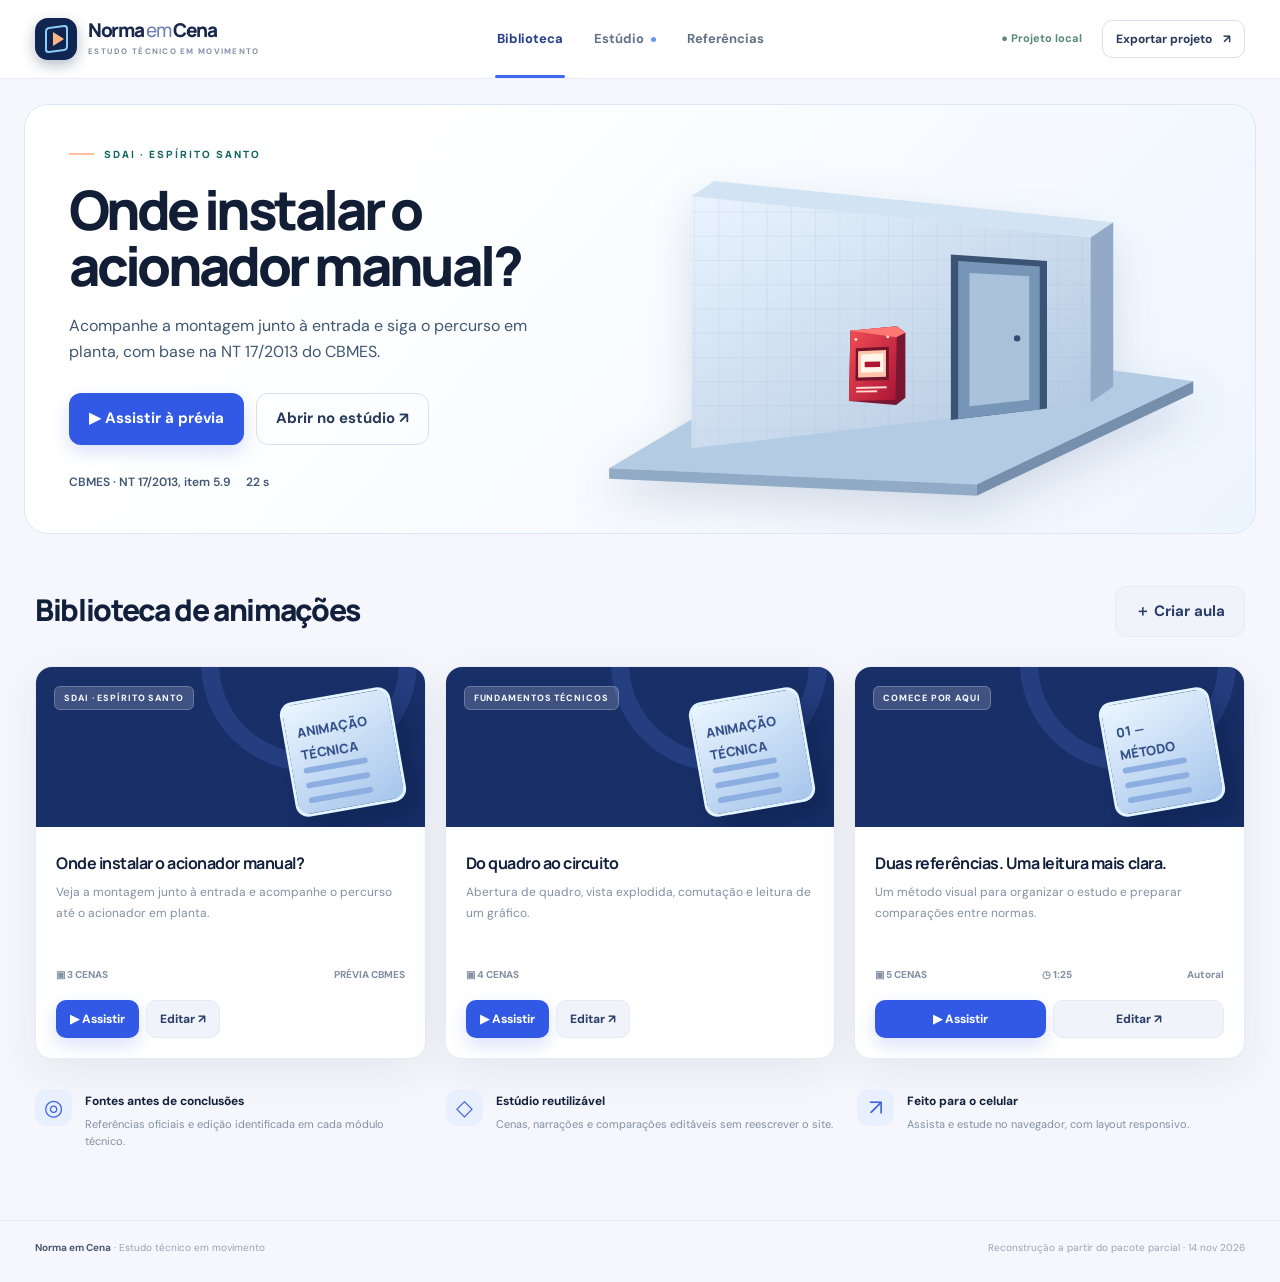
<file: index.html>
<!doctype html>
<html lang="pt-BR">
<head>
  <meta charset="UTF-8" />
  <meta name="viewport" content="width=device-width,initial-scale=1,viewport-fit=cover" />
  <meta name="theme-color" content="#101e3d" />
  <meta name="description" content="Norma em Cena: estudo técnico em movimento, com aulas autorais, comparativos e estúdio de edição." />
  <link rel="icon" type="image/svg+xml" href="./assets/favicon.svg" />
  <link rel="stylesheet" href="./styles.css?v=sdai-vista" />
  <title>Norma em Cena — Estudo técnico em movimento</title>
</head>
<body>
  <div id="app">
    <header class="topbar">
      <a class="brand" href="#biblioteca" aria-label="Norma em Cena — início"><span class="brand-mark"><span></span></span><span class="brand-words">Norma <em>em</em> Cena<small>ESTUDO TÉCNICO EM MOVIMENTO</small></span></a>
      <nav class="primary-nav" aria-label="Navegação"><button type="button" class="nav-link is-active" data-nav="biblioteca">Biblioteca</button><a class="nav-link" href="./studio.html">Estúdio <span class="nav-dot"></span></a><button type="button" class="nav-link" data-nav="fontes">Referências</button></nav>
      <div class="head-actions"><span class="save-status" id="save-status">● Projeto local</span><button class="button button--small button--outline" id="export-header" type="button">Exportar projeto <span aria-hidden="true">↗</span></button></div>
    </header>
    <main>
      <section class="page page--library" id="biblioteca" data-page="biblioteca">
        <section class="hero hero--episodio">
          <div class="hero-copy">
            <div class="eyebrow"><span class="eyebrow-line"></span> SDAI · ESPÍRITO SANTO</div>
            <h1>Onde instalar o acionador manual?</h1>
            <p>Acompanhe a montagem junto à entrada e siga o percurso em planta, com base na NT 17/2013 do CBMES.</p>
            <div class="hero-buttons">
              <a class="button button--primary" href="./studio.html?assistir=sdai-es-previa-cbmes">▶ Assistir à prévia</a>
              <a class="button button--outline" href="./studio.html?aula=sdai-es-previa-cbmes">Abrir no estúdio ↗</a>
            </div>
            <div class="hero-foot"><span>CBMES · NT 17/2013, item 5.9</span><span>22 s</span></div>
          </div>
          <figure class="hero-figure">
            <img src="./assets/sdai-acionador.svg" alt="Acionador manual vermelho instalado junto à porta em uma vista em perspectiva" width="760" height="446" />
          </figure>
        </section>
        <section class="content-wrap"><div class="section-heading"><div><h2>Biblioteca de animações</h2></div><button class="button button--subtle" id="new-lesson-library">＋ Criar aula</button></div><div id="lesson-grid" class="lesson-grid"></div><div class="insight-row"><div class="insight-card"><span class="insight-icon">◎</span><div><strong>Fontes antes de conclusões</strong><p>Referências oficiais e edição identificada em cada módulo técnico.</p></div></div><div class="insight-card"><span class="insight-icon">◇</span><div><strong>Estúdio reutilizável</strong><p>Cenas, narrações e comparações editáveis sem reescrever o site.</p></div></div><div class="insight-card"><span class="insight-icon">↗</span><div><strong>Feito para o celular</strong><p>Assista e estude no navegador, com layout responsivo.</p></div></div></div></section>
      </section>
      <section class="page page--studio hidden" data-page="studio" id="studio"><div class="studio-shell"><div class="studio-intro"><div><span class="section-kicker">ESTÚDIO DE CRIAÇÃO</span><h2>Seu conteúdo. Sua direção.</h2><p>Edite cenas, personalize movimentos e reveja cada etapa.</p></div><div class="studio-controls"><button class="button button--subtle" id="import-btn">↥ Importar</button><button class="button button--primary" id="export-btn">↧ Salvar cópia (.json)</button></div></div>
       <div class="studio-topbar"><label for="lesson-select" class="field-label">AULA EM EDIÇÃO</label><select id="lesson-select" aria-label="Escolher aula"></select><span class="status-chip" id="status-chip">Autoral</span><div class="studio-top-spacer"></div><button id="add-scene" class="text-action">＋ Nova cena</button></div>
       <div class="studio-layout"><aside class="scene-sidebar"><div class="panel-head"><h3>Cenas</h3><span id="scene-total">05</span></div><div id="scene-list" class="scene-list"></div><div class="scene-sidebar-foot"><span>↕</span><span>Selecione uma cena para editar. Use as setas para reorganizar.</span></div></aside>
       <section class="preview-panel"><div class="panel-head"><h3>Pré-visualização</h3><div class="preview-flags"><span class="pulsing-dot"></span><span>ANIMAÇÃO VETORIAL</span></div></div><div class="video-stage" id="player-stage" aria-label="Cena animada"></div><div class="player-controls"><button class="player-btn" id="prev-scene" title="Cena anterior" aria-label="Cena anterior">⏮</button><button class="player-btn player-btn--play" id="play-toggle" aria-label="Reproduzir">▶</button><button class="player-btn" id="next-scene" title="Próxima cena" aria-label="Próxima cena">⏭</button><span class="time-code" id="time-code">0:00 / 0:00</span><div class="timeline-wrap"><input type="range" class="timeline" id="timeline" min="0" max="1" step="0.05" value="0" aria-label="Linha do tempo da aula"/><div class="cue-dots" id="cue-dots" aria-hidden="true"></div></div><button class="voice-btn" id="narrate-toggle" aria-label="Ler narração"><span>♪</span><span>Narração</span></button></div><div class="preview-foot"><span>Personagens ilustrados e animação de demonstração</span><span id="preview-foot-scene">Cena 1</span></div></section>
       <aside class="editor-panel"><div class="panel-head"><h3>Propriedades</h3><span>EDITÁVEL</span></div><div class="editor-scroll" id="editor-fields"></div><div class="editor-actions"><button class="button button--subtle button--small" id="duplicate-scene">⧉ Duplicar</button><button class="button button--danger button--small" id="remove-scene">Excluir cena</button></div></aside></div>
       <div class="studio-bottom"><div class="bottom-card"><span class="bottom-icon">▤</span><div><strong>Revisão técnica</strong><p>Uma cena editável não equivale a um requisito normativo validado. Anexe edição e seção na referência.</p></div></div><div class="bottom-card"><span class="bottom-icon">▣</span><div><strong>Cópias de segurança</strong><p>As alterações ficam neste navegador. Exporte seu JSON para preservar e transferir o trabalho.</p></div></div><div class="bottom-card"><span class="bottom-icon">◉</span><div><strong>Exportação de vídeo</strong><p>MP4/WebM com áudio ainda não foi implementado. Não há botão fictício de exportação.</p></div></div></div>
       </div></section>
      <section class="page page--references hidden" data-page="fontes" id="fontes"><div class="references-wrap"><div class="refs-hero"><span class="section-kicker">RIGOR TÉCNICO</span><h2>Fonte primária, sempre.</h2><p>Os conteúdos normativos ainda aguardam consulta efetiva às edições oficiais. O projeto não presume requisitos não verificados.</p></div><div class="refs-grid"><article class="ref-card"><span class="ref-index">01 / REFERÊNCIA</span><h3>NFPA</h3><p>Consulta às normas disponibilizadas pela NFPA, conforme a modalidade de acesso do usuário.</p><a href="https://www.nfpa.org/" target="_blank" rel="noopener">Abrir site oficial ↗</a><span class="ref-warning">Nenhuma edição validada neste projeto</span></article><article class="ref-card"><span class="ref-index">02 / REFERÊNCIA</span><h3>ABNT NBR</h3><p>Consulta às normas por meio de acesso pessoal autorizado, incluindo convênio Confea/Crea quando disponível.</p><a href="https://www.abntcatalogo.com.br/" target="_blank" rel="noopener">Abrir catálogo oficial ↗</a><span class="ref-warning">Nenhuma edição validada neste projeto</span></article></div><div class="methodology"><div class="method-dot">!</div><div><strong>Não publique os textos integrais das normas.</strong><p>Registre número, edição, seção e análise autoral. O conteúdo protegido das plataformas deve permanecer fora do repositório GitHub.</p></div></div></div></section>
    </main>
    <footer class="footer"><span><b>Norma em Cena</b> · Estudo técnico em movimento</span><span>Reconstrução a partir do pacote parcial · 14 nov 2026</span></footer>
    <div id="toast" class="toast" aria-live="polite"></div>
    <input id="file-input" type="file" accept=".json,application/json" hidden />
  </div>
  <script type="module" src="./js/app.js?v=sdai-vista-2"></script>
</body>
</html>
</file>
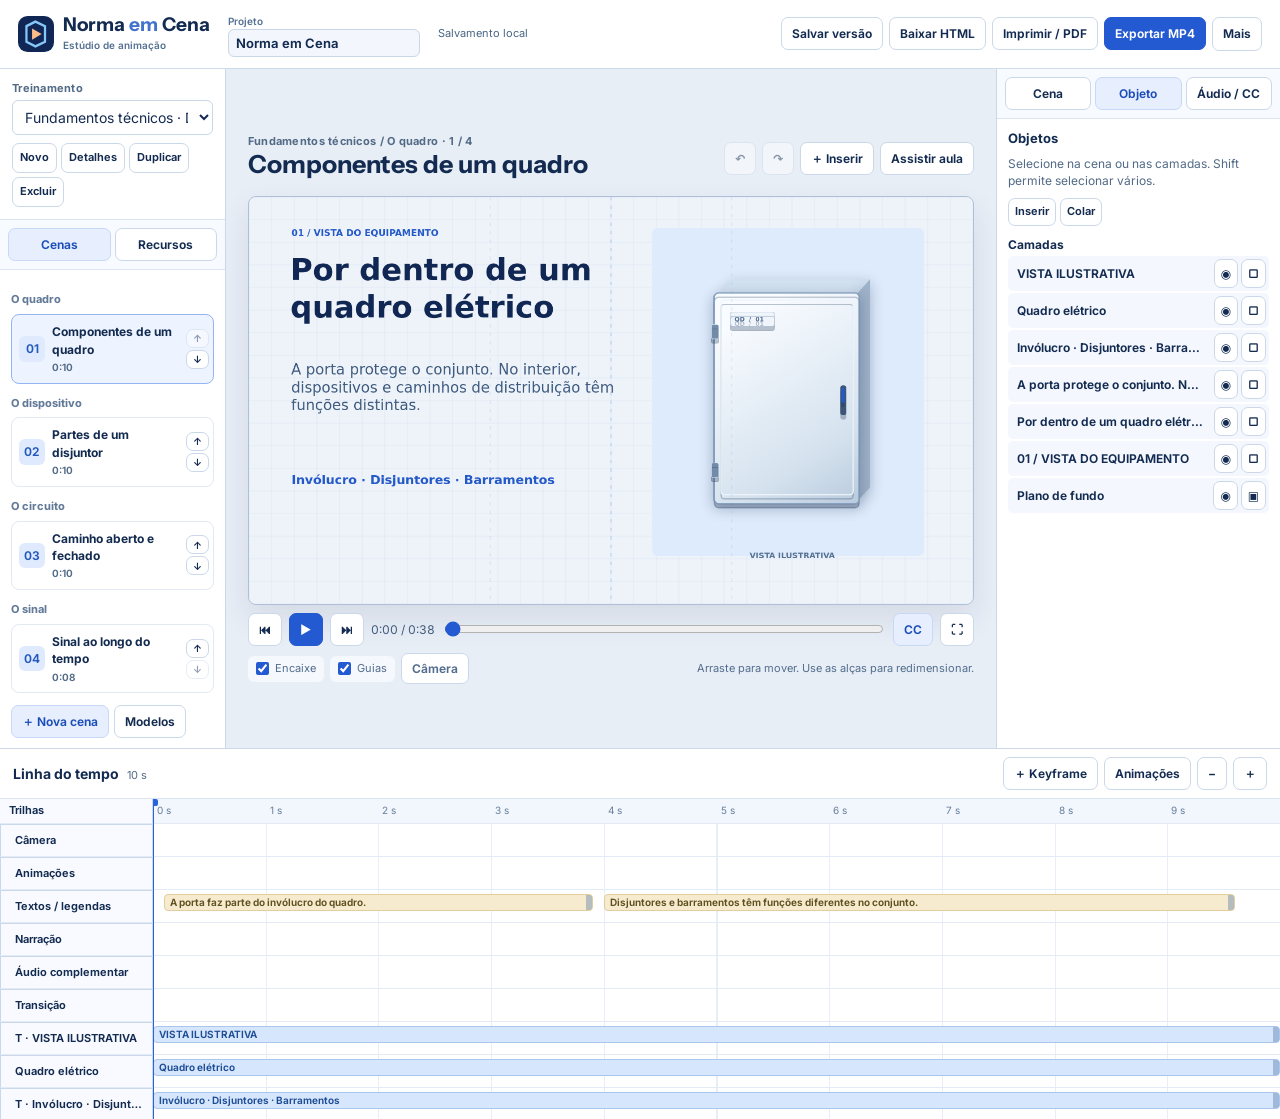
<file: studio.html>
<!doctype html>
<html lang="pt-BR">
<head>
  <meta charset="utf-8">
  <meta name="viewport" content="width=device-width, initial-scale=1, viewport-fit=cover">
  <meta name="theme-color" content="#f1f5fb">
  <title>Estúdio — Norma em Cena</title>
  <link rel="icon" href="./assets/favicon.svg" type="image/svg+xml">
  <link rel="stylesheet" href="./estudio.css">
</head>
<body>
  <header class="masthead">
    <a class="wordmark" href="./index.html"><img src="./assets/favicon.svg" alt=""><span>Norma <i>em</i> Cena<small>Estúdio de animação</small></span></a>
    <label class="project-name"><span>Projeto</span><input id="project-name" maxlength="140" aria-label="Nome do projeto"></label>
    <button id="viewer-close" data-action="edit-mode" hidden>Editar projeto</button>
    <span id="save-state" class="save-state" role="status">Carregando…</span>
    <div class="exports edit-only">
      <button data-action="save" title="Criar versão de recuperação">Salvar versão</button>
      <button data-action="html">Baixar HTML</button>
      <button data-action="print">Imprimir / PDF</button>
      <button class="primary" data-action="mp4">Exportar MP4</button>
      <details class="export-more">
        <summary>Mais</summary>
        <div class="export-pop">
          <button data-action="json">Salvar projeto editável</button>
          <button data-action="import">Importar projeto JSON</button>
          <button data-action="png">Capturar cena PNG</button>
          <button data-action="srt">Exportar legendas SRT</button>
          <button data-action="versions">Histórico de versões</button>
          <button data-action="conversion">Conversão de vídeo</button>
        </div>
      </details>
    </div>
  </header>

  <main id="workspace" class="workspace" aria-busy="true">
    <aside class="shelf edit-only" aria-label="Biblioteca de produção">
      <div class="side-section">
        <label class="control-label" for="lesson-select">Treinamento</label>
        <select id="lesson-select"></select>
        <div class="row wrap minor-actions">
          <button data-action="new-lesson">Novo</button><button data-action="lesson-info">Detalhes</button>
          <button data-action="dup-lesson">Duplicar</button><button data-action="del-lesson">Excluir</button>
        </div>
      </div>
      <div class="side-section library-tabs" role="group" aria-label="Tipo de biblioteca">
        <button data-action="tab" data-value="scenes" aria-pressed="true">Cenas</button>
        <button data-action="tab" data-value="assets" aria-pressed="false">Recursos</button>
      </div>
      <section id="scenes-tab" class="shelf-content" aria-label="Cenas">
        <div id="scenes"></div>
        <div class="shelf-actions">
          <button data-action="new-scene" class="soft">＋ Nova cena</button>
          <button data-action="templates">Modelos</button>
        </div>
      </section>
      <section id="assets-tab" class="shelf-content" aria-label="Recursos" hidden>
        <input type="search" id="asset-search" placeholder="Buscar equipamento, forma…" aria-label="Buscar recursos">
        <div id="assets"></div>
      </section>
    </aside>

    <section class="stage-panel" aria-label="Visualizador">
      <div class="stage-head">
        <div><p id="stage-meta" class="meta"></p><h1 id="stage-title">Estúdio</h1></div>
        <div class="row wrap edit-only">
          <button data-action="undo" title="Desfazer (Ctrl+Z)" aria-label="Desfazer">↶</button>
          <button data-action="redo" title="Refazer (Ctrl+Shift+Z)" aria-label="Refazer">↷</button>
          <button data-action="insert">＋ Inserir</button>
          <button data-action="viewer">Assistir aula</button>
        </div>
      </div>
      <div id="theater" class="theater">
        <div class="canvas-frame"><canvas id="stage" width="1280" height="720" aria-label="Cena para edição visual" tabindex="0"></canvas></div>
        <div class="transport">
          <button data-action="previous" aria-label="Cena anterior" title="Cena anterior">⏮&#xFE0E;</button>
          <button id="play" data-action="play" class="primary" aria-label="Reproduzir" title="Reproduzir (Espaço)">▶&#xFE0E;</button>
          <button data-action="next" aria-label="Próxima cena" title="Próxima cena">⏭&#xFE0E;</button>
          <output id="clock">0:00 / 0:00</output>
          <input id="seek" type="range" min="0" value="0" step=".01" aria-label="Posição da reprodução">
          <button data-action="caption" aria-label="Mostrar legendas" title="Legendas" aria-pressed="true">CC</button>
          <button data-action="fullscreen" title="Tela cheia" aria-label="Tela cheia">⛶</button>
        </div>
      </div>
      <div id="present-scenes" class="present-scenes" hidden></div>
      <div class="canvas-tools edit-only">
        <div class="row wrap">
          <label><input id="snap" type="checkbox" checked> Encaixe</label>
          <label><input id="guides" type="checkbox" checked> Guias</label>
          <button data-action="camera">Câmera</button>
        </div>
        <span id="stage-help">Arraste para mover. Use as alças para redimensionar.</span>
      </div>
    </section>

    <aside class="inspector edit-only" aria-label="Propriedades">
      <div class="inspector-tabs" role="group" aria-label="Tipo de propriedade">
        <button data-action="inspector" data-value="scene" aria-pressed="false">Cena</button>
        <button data-action="inspector" data-value="object" aria-pressed="true">Objeto</button>
        <button data-action="inspector" data-value="sound" aria-pressed="false">Áudio / CC</button>
      </div>
      <div id="properties" class="properties"></div>
    </aside>

    <section class="timeline edit-only" aria-label="Linha do tempo">
      <div class="timeline-bar">
        <div><h2>Linha do tempo</h2><span id="timeline-context"></span></div>
        <div class="row wrap">
          <button data-action="key">＋ Keyframe</button><button data-action="motion">Animações</button>
          <button data-action="zoom-out" aria-label="Afastar linha do tempo">−</button>
          <button data-action="zoom-in" aria-label="Aproximar linha do tempo">＋</button>
        </div>
      </div>
      <div id="timeline-scroll" class="timeline-scroll"><div id="tracks"></div></div>
    </section>
  </main>

  <dialog id="dialog"><div id="dialog-inner"></div></dialog>
  <div id="notice" class="notice" role="status" hidden></div>
  <input id="picker" type="file" hidden>
  <noscript>Ative o JavaScript para usar o estúdio.</noscript>
  <script type="module" src="./js/estudio/editor.js?v=sdai-vista-2"></script>
</body>
</html>
</file>
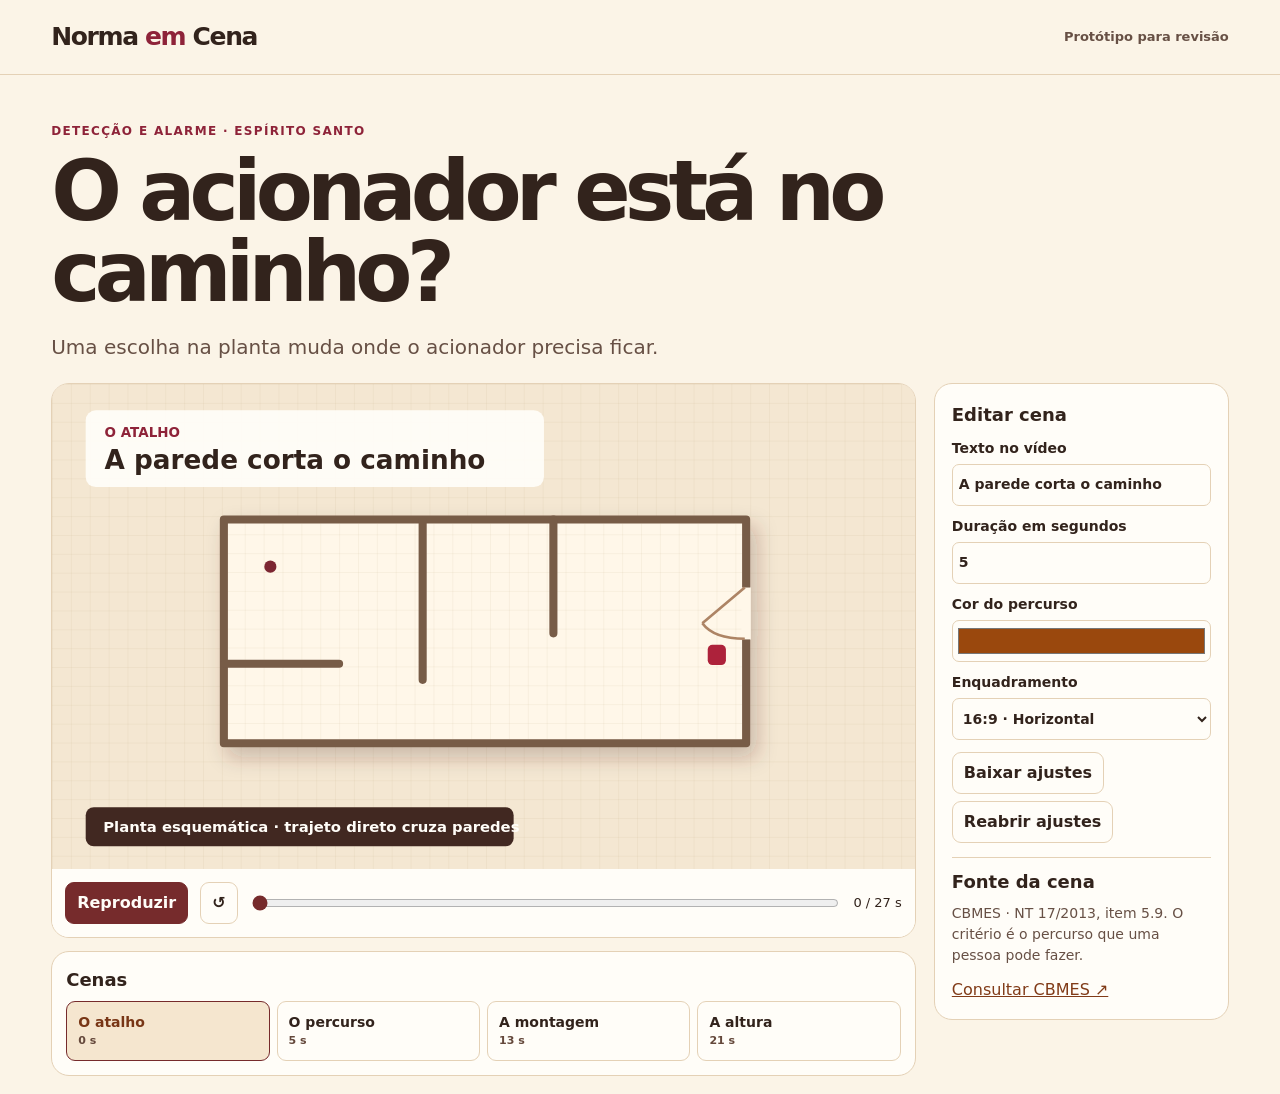
<file: prototipos/Norma_em_Cena_Prototipo.html>
<!doctype html>
<html lang="pt-BR">
<head>
<meta charset="utf-8">
<meta name="viewport" content="width=device-width, initial-scale=1">
<title>Norma em Cena · Protótipo de direção visual</title>
<style>
:root{color-scheme:light;--ink:#32231C;--soft:#675045;--paper:#FBF4E7;--panel:#FFFDF8;--line:#E4D1B6;--red:#8E2339;--action:#762B2C;--route:#9A480D}
*{box-sizing:border-box}body{margin:0;background:var(--paper);color:var(--ink);font:16px/1.5 system-ui,sans-serif}button,input,select{font:inherit}button{cursor:pointer}button:focus-visible,a:focus-visible,input:focus-visible,select:focus-visible{outline:3px solid #A64912;outline-offset:3px}
header,main{max-width:1420px;margin:auto;padding:18px clamp(16px,4vw,56px)}header{display:flex;align-items:center;justify-content:space-between;gap:16px;border-bottom:1px solid var(--line)}.wordmark{font-weight:900;letter-spacing:-.055em;font-size:25px}.wordmark i{font-style:normal;color:var(--red)}.proof{font-size:13px;font-weight:700;color:var(--soft)}
.hero{padding:25px 0 21px;max-width:850px}h1{font-size:clamp(38px,6.5vw,86px);letter-spacing:-.07em;line-height:.98;margin:9px 0 18px}.hero p{font-size:clamp(16px,2vw,20px);color:var(--soft);margin:0}.tag{display:inline-block;font-size:12px;font-weight:900;letter-spacing:.11em;color:var(--red)}
.workspace{display:grid;grid-template-columns:minmax(0,1fr) 295px;align-items:start;gap:18px}.player,.inspector,.timeline{background:var(--panel);border:1px solid var(--line);border-radius:18px;overflow:hidden}
.stage{aspect-ratio:16/9;background:#EDDDC7;position:relative;overflow:hidden}.stage svg{display:block;width:100%;height:100%}.stage.portrait{aspect-ratio:9/16;width:min(100%,40.5vh);margin:auto}.player:has(.portrait){background:#F4E4CC}
.transport{padding:13px;display:flex;align-items:center;gap:12px;background:#FFFDF8}.transport span{font-size:13px;font-variant-numeric:tabular-nums;white-space:nowrap}.transport input{flex:1;min-width:35px;accent-color:var(--action)}
button{border:1px solid var(--line);background:#FFFDF8;color:var(--ink);border-radius:9px;padding:8px 11px;font-weight:700}button.primary{background:var(--action);color:#FFFDF8;border-color:var(--action)}button[aria-pressed=true]{border-color:var(--action);background:#F5E6CF;color:#783616}
.inspector{padding:17px}.inspector h2,.timeline h2{font-size:18px;margin:0 0 8px}.inspector p{font-size:14px;color:var(--soft);margin:0 0 12px}.inspector label{display:grid;gap:5px;font-weight:650;margin:10px 0;font-size:14px}.inspector input,.inspector select{width:100%;min-height:42px;border:1px solid var(--line);border-radius:7px;padding:6px;color:var(--ink);background:#FFFDF8}.inspector input[type=color]{padding:3px}.inspector a{color:#813B18}.inspector .actions{display:flex;flex-wrap:wrap;gap:7px;margin-top:12px}.inspector .source{border-top:1px solid var(--line);padding-top:10px;margin-top:14px}.timeline{padding:14px;margin-top:13px}.beats{display:grid;grid-template-columns:repeat(4,1fr);gap:7px}.beats button{text-align:left;font-size:14px;min-height:60px}.beats small{display:block;font-size:11px;font-variant-numeric:tabular-nums;color:#64483B}
@media(max-width:850px){.workspace{grid-template-columns:1fr}}@media(max-width:480px){.beats{grid-template-columns:repeat(2,1fr)}.transport{gap:6px;padding:9px}.transport button{padding:7px 8px}.proof{font-size:11px}}@media(prefers-reduced-motion:reduce){*{scroll-behavior:auto}}
</style>
</head>
<body>
<header><span class="wordmark">Norma <i>em</i> Cena</span><span class="proof">Protótipo para revisão</span></header>
<main>
  <section class="hero"><span class="tag">DETECÇÃO E ALARME · ESPÍRITO SANTO</span><h1>O acionador está no caminho?</h1><p>Uma escolha na planta muda onde o acionador precisa ficar.</p></section>
  <div class="workspace">
    <div>
      <div class="player">
        <div class="stage" id="stage">
          <svg id="frame" viewBox="0 0 1280 720" role="img" aria-label="Animação esquemática de um acionador manual de incêndio">
            <defs>
              <pattern id="grid" width="28" height="28" patternUnits="userSpaceOnUse"><path d="M0 28V0h28" fill="none" stroke="#AD8F68" opacity=".26"/></pattern>
              <linearGradient id="wall" x2="0" y2="1"><stop stop-color="#FFEDD3"/><stop offset="1" stop-color="#BE9B78"/></linearGradient>
              <linearGradient id="floor"><stop stop-color="#AB8364"/><stop offset="1" stop-color="#DFCAAA"/></linearGradient>
              <filter id="shadow" x="-35%" width="170%" y="-35%" height="170%"><feDropShadow dx="10" dy="15" stdDeviation="15" flood-color="#482C20" flood-opacity=".24"/></filter>
              <g id="plan">
                <path d="M-395-162H380V170H-395Z" fill="#FFF7E9" stroke="#775B47" stroke-width="12" stroke-linejoin="round"/>
                <path d="M-389-156H374V164H-389Z" fill="url(#grid)"/>
                <path d="M-100-160V76m-294-24h170m318-214V7" stroke="#775B47" stroke-width="12" fill="none" stroke-linecap="round"/>
                <path d="M380-61v77" stroke="#FFF7E9" stroke-width="14"/><path d="M378-61l-63 53m63 23q-46 0-63-23" fill="none" stroke="#AD8465" stroke-width="4"/>
                <circle cx="-326" cy="-92" r="9" fill="#7B2631"/>
                <rect x="323" y="24" width="27" height="30" rx="7" fill="#ad223a"/>
              </g>
              <g id="plate">
                <rect x="-103" y="-127" width="206" height="254" rx="26" fill="#432C26"/>
                <rect x="-84" y="-110" width="168" height="220" rx="18" fill="#825A45" stroke="#C09374" stroke-width="4"/>
                <path d="M-51-66H51V67H-51Z" fill="#573D33"/>
                <circle cx="-65" cy="-89" r="8" fill="#F1D9B6"/><circle cx="65" cy="89" r="8" fill="#F1D9B6"/>
              </g>
              <g id="cover">
                <path d="M-91-114h161l35 27v190l-34 25H-91Z" fill="#6f1830"/>
                <rect x="-98" y="-122" width="178" height="241" rx="24" fill="#b6243e" stroke="#ed7171" stroke-width="5"/>
                <path d="M-75-99h131" stroke="#f18b85" stroke-width="4" stroke-linecap="round"/>
                <rect x="-70" y="-67" width="123" height="107" rx="12" fill="#6d1931"/>
                <rect x="-59" y="-55" width="101" height="83" rx="8" fill="#f5d6bd" stroke="#fff1dc" stroke-width="5"/>
                <path d="M-53 16L11-51m0 73l31-39" stroke="#FFFDF8" stroke-width="7" opacity=".42"/>
                <rect x="-38" y="-29" width="60" height="31" rx="5" fill="#bd3044"/>
                <path d="M-56 67H41m-97 16H14" stroke="#f9b5aa" stroke-width="5" stroke-linecap="round"/>
              </g>
            </defs>
            <rect x="-1980" y="-1980" width="5000" height="5000" fill="#F4E7D2"/>
            <rect x="-1980" y="-1980" width="5000" height="5000" fill="url(#grid)"/>
            <g id="planScene">
              <g transform="translate(650 363)">
                <use href="#plan" filter="url(#shadow)"/>
                <path id="shortcut" d="M-326-92L332 41" stroke="#b5263c" stroke-width="9" fill="none" stroke-dasharray="12 13" opacity=".92"/>
                <path id="route" d="M-326-92H-171V118H296V40H328" stroke="#9A480D" stroke-width="11" fill="none" stroke-linejoin="round" stroke-linecap="round" pathLength="100"/>
                <g id="wallHit"><circle cx="-100" cy="-46" r="25" fill="#FFF2D6" stroke="#A72136" stroke-width="5"/><path d="M-109-55l18 18m0-18l-18 18" fill="none" stroke="#A72136" stroke-width="5" stroke-linecap="round"/></g>
                <circle id="traveler" cx="-326" cy="-92" r="12" fill="#F9B12D" stroke="white" stroke-width="4"/>
              </g>
            </g>
            <g id="hardware">
              <path d="M221 510L782 590l388-106-550-78Z" fill="url(#floor)" filter="url(#shadow)"/>
              <path d="M280 157l620 36v289l-620 43Z" fill="url(#wall)" stroke="#A78061" stroke-width="4"/>
              <path d="M280 157l41-26 610 34-31 28Zm620 36l31-28v290l-31 27Z" fill="#C39F76"/>
              <path d="M667 221l149 5v263l-149 14Z" fill="#52392D"/>
              <path d="M679 228l125 7v249l-125 11Z" fill="#E7CDA6"/>
              <path d="M697 241l93 4v229l-93 9Z" fill="#BA9774"/><circle cx="768" cy="373" r="6" fill="#F6E4C4"/>
              <path id="partsGuide" d="M459 323H641" stroke="#9A480D" stroke-width="5" stroke-dasharray="10 8"/>
              <g id="basePart"><use href="#plate" filter="url(#shadow)"/></g>
              <g id="frontPart"><use href="#cover" filter="url(#shadow)"/></g>
              <g id="assemblyNotes" font-family="system-ui,sans-serif" font-size="19" font-weight="750" fill="#633620">
                <path d="M304 404h63l48-53m163 53h69l-16-66" stroke="#925731" stroke-width="3" fill="none"/>
                <text x="303" y="431">Base</text><text x="551" y="431">Tampa frontal</text>
              </g>
              <g id="height"><path d="M388 315V503m-9-182l9-10 9 10m-18 174l9 10 9-10m-33-182h50m-50 192h50" stroke="#844410" stroke-width="5" fill="none"/>
              <path d="M347 507H543" stroke="#844410" stroke-width="4" stroke-dasharray="8 8" fill="none"/></g>
            </g>
            <g id="labels" font-family="system-ui,sans-serif" fill="#32231C">
              <rect id="banner" x="50" y="39" width="680" height="114" rx="15" fill="#FFFDF8" fill-opacity=".95"/>
              <text id="step" x="78" y="79" font-size="20" font-weight="800" fill="#8E2339"></text>
              <text id="caption" x="78" y="126" font-size="39" font-weight="850"></text>
              <rect id="footBox" x="50" y="628" width="635" height="58" rx="12" fill="#412821"/>
              <text id="foot" x="76" y="665" font-size="22" font-weight="650" fill="#FFFDF8"></text>
            </g>
          </svg>
        </div>
        <div class="transport">
          <button class="primary" id="play">Reproduzir</button><button id="restart" aria-label="Voltar ao início">↺</button>
          <input id="seek" type="range" min="0" value="0" step=".01" aria-label="Posição da animação">
          <span id="time"></span>
        </div>
      </div>
      <section class="timeline"><h2>Cenas</h2><div class="beats" id="beats"></div></section>
    </div>
    <aside class="inspector">
      <h2>Editar cena</h2>
      <label>Texto no vídeo<input id="copy" maxlength="45"></label>
      <label>Duração em segundos<input id="seconds" type="number" min="3" max="30" step=".5"></label>
      <label>Cor do percurso<input id="color" type="color" value="#9A480D"></label>
      <label>Enquadramento<select id="aspect"><option value="wide">16:9 · Horizontal</option><option value="portrait">9:16 · Vertical</option></select></label>
      <div class="actions"><button id="json">Baixar ajustes</button><button id="open">Reabrir ajustes</button><input type="file" id="file" hidden accept="application/json,.json"></div>
      <div class="source"><h2>Fonte da cena</h2><p id="reference"></p><a href="https://cb.es.gov.br/legislacoes-em-vigor">Consultar CBMES ↗</a></div>
    </aside>
  </div>
</main>
<script>
'use strict';
const $ = id => document.getElementById(id);
const defaults = [
  {name:'O atalho', text:'A parede corta o caminho', duration:5, ref:'CBMES · NT 17/2013, item 5.9. O critério é o percurso que uma pessoa pode fazer.', foot:'Planta esquemática · trajeto direto cruza paredes'},
  {name:'O percurso', text:'Até 30 m pelo trajeto', duration:8, ref:'CBMES · NT 17/2013, item 5.9. Até 30 m de percurso de qualquer ponto da área protegida ao acionador manual mais próximo.', foot:'Planta esquemática · limite até o acionador mais próximo'},
  {name:'A montagem', text:'Próximo à entrada do térreo', duration:8, ref:'CBMES · NT 17/2013, item 5.9. No térreo, os acionadores ficam próximos às entradas. Nos demais pavimentos, próximos às escadas.', foot:'Montagem ilustrativa · posição junto à entrada'},
  {name:'A altura', text:'0,90 m a 1,35 m', duration:6, ref:'CBMES · NT 17/2013, item 5.9.1, com redação do art. 2º da Portaria 456-R/2017. A altura é acima do piso acabado. A caixa deve ser visível, lacrada, com tampa de vidro e indicação de acionamento.', foot:'Altura acima do piso acabado · item 5.9.1 alterado'}
];
let scenes=structuredClone(defaults), t=0, current=-1, playing=false, stamp=0, raf=0;
const limit=(x,a,b)=>Math.min(b,Math.max(a,x));
const smooth=x=>{const p=limit(x,0,1);return p*p*(3-2*p)};
const total=()=>scenes.reduce((sum,s)=>sum+s.duration,0);
const offset=n=>scenes.slice(0,n).reduce((sum,s)=>sum+s.duration,0);
const view=(id,opacity)=>$(id).setAttribute('opacity',opacity);
function updateForm(i){
  $('copy').value=scenes[i].text;
  $('seconds').value=scenes[i].duration;
  $('reference').textContent=scenes[i].ref;
  [...$('beats').children].forEach((b,j)=>b.setAttribute('aria-pressed',String(j===i)));
}
function makeTimeline(){
  $('beats').replaceChildren(...scenes.map((s,i)=>{
    const b=document.createElement('button'), d=document.createElement('small');
    b.append(s.name,d);
    d.textContent=offset(i)+' s';
    b.addEventListener('click',()=>{pause();t=offset(i);render()});
    return b;
  }));
}
function layout(){
  const portrait=$('aspect').value==='portrait';
  $('stage').classList.toggle('portrait',portrait);
  $('frame').setAttribute('viewBox',portrait?'180 -380 920 1635':'0 0 1280 720');
  $('labels').setAttribute('transform',portrait?'translate(165 0)':'');
  $('banner').setAttribute('y',portrait?-215:39);
  $('step').setAttribute('y',portrait?-175:79);
  $('caption').setAttribute('y',portrait?-128:126);
  $('footBox').setAttribute('y',portrait?873:628);
  $('foot').setAttribute('y',portrait?910:665);
}
function render(){
  let i=0;
  while(i<scenes.length-1&&t>=offset(i+1))i++;
  const s=scenes[i], p=(t-offset(i))/s.duration;
  if(current!==i){current=i;updateForm(i)}
  $('step').textContent=s.name.toLocaleUpperCase('pt-BR');
  $('caption').textContent=s.text;
  const caption=$('caption');
  caption.removeAttribute('textLength');caption.removeAttribute('lengthAdjust');
  if(caption.getComputedTextLength()>624){caption.setAttribute('textLength','624');caption.setAttribute('lengthAdjust','spacingAndGlyphs')}
  $('foot').textContent=s.foot;
  view('planScene',Number(i<2));view('hardware',Number(i>=2));
  view('shortcut',i===0?smooth(p*2):0);
  view('wallHit',i===0?smooth((p-.24)*3):0);
  const progress=i===1?smooth((p-.05)/.81):0;
  $('route').setAttribute('stroke',$('color').value);
  $('route').setAttribute('stroke-dasharray',progress*100+' 104');
  view('route',Number(i===1&&progress>0));view('traveler',Number(i===1));
  const path=$('route'), point=path.getPointAtLength(path.getTotalLength()*progress);
  $('traveler').setAttribute('cx',point.x);$('traveler').setAttribute('cy',point.y);
  const f=smooth((p-.31)/.56), b=smooth(p/.28);
  $('basePart').setAttribute('transform','translate('+ (461-98*(1-b)) +' 323) scale(.55)');
  $('frontPart').setAttribute('transform','translate('+ (i===2?461+190*(1-f):461)+' '+(i===2?323-63*(1-f):323)+') scale(.56)');
  if(i===3)$('basePart').setAttribute('transform','translate(461 323) scale(.55)');
  view('partsGuide',i===2?1-f:0);
  view('assemblyNotes',i===2?smooth(p*6)*(1-smooth((p-.32)*4)):0);
  view('height',i===3?smooth(p*3):0);
  $('seek').max=String(total());$('seek').value=String(t);
  $('time').textContent=Math.floor(t)+' / '+total()+' s';
}
function pause(){playing=false;cancelAnimationFrame(raf);$('play').textContent='Reproduzir'}
function tick(now){
  t=Math.min(total(),t+(now-stamp)/1000);stamp=now;render();
  if(t>=total())pause();else raf=requestAnimationFrame(tick);
}
$('play').addEventListener('click',()=>{if(playing){pause();return}if(t>=total())t=0;playing=true;stamp=performance.now();$('play').textContent='Pausar';raf=requestAnimationFrame(tick)});
$('restart').addEventListener('click',()=>{pause();t=0;render()});
$('seek').addEventListener('input',e=>{pause();t=Number(e.target.value);render()});
$('copy').addEventListener('input',e=>{scenes[current].text=e.target.value;render()});
$('seconds').addEventListener('change',e=>{pause();const i=current;scenes[i].duration=limit(Number(e.target.value)||defaults[i].duration,3,30);t=offset(i);makeTimeline();current=-1;render()});
$('color').addEventListener('input',render);
$('aspect').addEventListener('change',()=>{layout();render()});
$('json').addEventListener('click',()=>{
  const data={version:1,scenes:scenes.map(({text,duration})=>({text,duration})),color:$('color').value,aspect:$('aspect').value};
  const href=URL.createObjectURL(new Blob([JSON.stringify(data,null,2)],{type:'application/json'})), a=document.createElement('a');
  a.href=href;a.download='norma-em-cena-ajustes.json';a.click();setTimeout(()=>URL.revokeObjectURL(href),2000);
});
$('open').addEventListener('click',()=>$('file').click());
$('file').addEventListener('change',async e=>{
  try{
    const file=e.target.files[0];if(!file)return;
    if(file.size>100000)throw Error();
    const data=JSON.parse(await file.text());
    if(data.version!==1||!Array.isArray(data.scenes)||data.scenes.length!==defaults.length||!/^#[0-9a-f]{6}$/i.test(data.color)||!['wide','portrait'].includes(data.aspect))throw Error();
    const next=defaults.map((s,i)=>{
      const d=data.scenes[i];
      if(typeof d?.text!=='string'||!Number.isFinite(d.duration)||d.duration<3||d.duration>30)throw Error();
      return {...s,text:d.text.slice(0,45),duration:d.duration};
    });
    pause();scenes=next;$('color').value=data.color;$('aspect').value=data.aspect;t=0;makeTimeline();current=-1;layout();render();
  }catch{alert('O arquivo de ajustes não pôde ser aberto.')}finally{e.target.value=''}
});
makeTimeline();layout();render();
</script>
</body>
</html>
</file>
<file: styles.css>
@import url('https://fonts.googleapis.com/css2?family=DM+Sans:wght@400;500;600;700&family=Manrope:wght@400;500;600;700;800&display=swap');
:root{--navy:#0d1b3c;--blue:#3259e6;--sky:#7ac9ff;--blue-soft:#edf2ff;--ink:#12203b;--muted:#6c768b;--line:#e2e7f0;--paper:#f5f7fc;--white:#fff;--radius:18px;--shadow:0 13px 45px rgba(22,38,72,.075)}
*{box-sizing:border-box}html{scroll-behavior:smooth}body{margin:0;background:var(--paper);color:var(--ink);font:15px/1.55 'DM Sans',Arial,sans-serif}button,input,textarea,select{font:inherit}button{cursor:pointer}button:disabled{cursor:not-allowed;opacity:.4}button:focus-visible,a:focus-visible,input:focus-visible,textarea:focus-visible,select:focus-visible{outline:3px solid #90d4fd;outline-offset:3px}a{text-decoration:none;color:inherit}.hidden{display:none!important}h1,h2,h3,h4,p{margin-top:0}h1,h2,h3,h4{font-family:'Manrope','DM Sans',sans-serif}h1{letter-spacing:-.066em}h2{letter-spacing:-.045em}h3{letter-spacing:-.03em}.button{border:1px solid transparent;border-radius:12px;padding:13px 19px;font-weight:750;display:inline-flex;align-items:center;justify-content:center;gap:11px;transition:transform .2s,background .2s,box-shadow .2s;white-space:nowrap}.button:not(:disabled):hover{transform:translateY(-2px)}.button--outline{border-color:#d8dfef;color:#293a5b;background:transparent}.button--small{padding:9px 13px;font-size:12px;border-radius:10px}.button--light{background:white;color:#182d62;box-shadow:0 10px 35px rgba(7,16,49,.24)}.button--ghost{color:#e3eaff;background:rgba(255,255,255,.085);border-color:rgba(255,255,255,.2)}.button--subtle{background:#f0f3fa;color:#2a3e68;border-color:#e5eaf3}.button--primary{background:var(--blue);color:#fff;box-shadow:0 7px 18px rgba(50,89,230,.18)}.button--danger{border-color:#ffe0e0;color:#9d3b49;background:#fff5f4}.topbar{height:79px;padding:0 max(35px,calc((100vw - 1370px)/2));display:flex;align-items:center;justify-content:space-between;background:#fff;border-bottom:1px solid #e7ebf4;gap:20px}.brand{display:flex;align-items:center;gap:11px;min-width:220px}.brand-mark{width:42px;height:42px;border-radius:13px;background:#10254f;display:grid;place-items:center;position:relative;box-shadow:0 5px 14px #172a5150}.brand-mark::before{content:'';width:19px;height:22px;border:2px solid #8ccdf8;transform:skewY(-8deg);border-radius:4px;position:absolute}.brand-mark span{position:relative;left:2px;width:0;height:0;border-top:7px solid transparent;border-bottom:7px solid transparent;border-left:11px solid #ffb785}.brand-words{font:800 19px/1.05 Manrope;color:#18284a;letter-spacing:-.07em}.brand-words em{font-style:normal;font-weight:500;color:#6d81b4}.brand-words small{display:block;font:800 8px/1.4 'DM Sans';color:#8793a9;letter-spacing:.16em;margin-top:5px}.primary-nav{display:flex;align-items:center;height:100%;gap:27px}.nav-link{height:100%;padding:0 2px;background:transparent;border:0;color:#65718a;font-size:13px;font-weight:700;position:relative;display:flex;align-items:center;gap:7px}.nav-link.is-active{color:#273f8a}.nav-link.is-active:after{content:'';position:absolute;bottom:0;left:0;right:0;background:#4068ef;height:3px;border-radius:3px}.nav-dot{display:inline-block;width:5px;height:5px;background:#6b93fc;border-radius:100%}.head-actions{display:flex;align-items:center;gap:20px}.save-status{font-size:11px;color:#588b74;font-weight:750;white-space:nowrap}.page{animation:pagein .24s ease both}@keyframes pagein{from{opacity:.65;transform:translateY(5px)}to{opacity:1;transform:translateY(0)}}.hero{max-width:1470px;min-height:426px;margin:0 auto;background:radial-gradient(circle at 76% 50%,#34549e 0,#182d66 35%,#101e44 77%);border-radius:0 0 26px 26px;display:grid;grid-template-columns:1.15fr .85fr;overflow:hidden;position:relative;color:#fff;padding:73px clamp(28px,6.2vw,90px) 45px}.hero:after{content:'';position:absolute;inset:0;background-image:radial-gradient(#fff3 1px,transparent 1px);background-size:28px 28px;opacity:.12;pointer-events:none}.hero-copy{z-index:1;position:relative;max-width:690px}.eyebrow{font:800 10px Manrope;letter-spacing:.2em;color:#a2c8f6;display:flex;align-items:center;gap:10px}.eyebrow-line{width:25px;height:2px;background:#ffc19c}.hero h1{font-size:clamp(35px,3.8vw,59px);line-height:1.12;margin:25px 0 19px;max-width:680px;font-weight:800}.hero h1 span{color:#95cdf6}.hero-copy>p{max-width:535px;color:#c8d4ed;font-size:14px;line-height:1.9}.hero-buttons{display:flex;gap:12px;margin-top:29px;flex-wrap:wrap}.hero-foot{display:flex;gap:13px;align-items:center;margin-top:28px;color:#a9b9dd;font-size:10px;font-weight:600}.hero-foot i{display:inline-block;width:6px;height:6px;background:#81cfa8;border-radius:100%;margin-right:5px}.hero-graphic{position:relative;min-height:302px;perspective:900px;align-self:stretch}.hero-glow{position:absolute;inset:18px 17px 10px 0;background:radial-gradient(ellipse,#619ff075,transparent 67%);filter:blur(14px)}.orbit{position:absolute;width:330px;height:330px;border-radius:50%;border:1px solid #9ecaff37;left:19%;top:-5%;transform:rotateX(69deg) rotateZ(-24deg)}.orbit--2{width:440px;height:440px;left:0;top:-22%;transform:rotateX(64deg) rotateZ(14deg)}.hero-board{position:absolute;width:250px;height:230px;background:linear-gradient(148deg,#eaf6ff,#b8cfe9);border:2px solid #d4e9ff;color:#243969;border-radius:15px;box-shadow:14px 24px 48px #050f286c;transform:rotateY(-18deg) rotateX(8deg) rotateZ(-5deg);padding:32px}.hero-board small{font:800 10px Manrope;letter-spacing:.16em;color:#647aa5}.hero-board strong{display:block;margin:16px 0 24px;font:800 32px Manrope;letter-spacing:-.06em}.hero-board--back{left:13%;top:11%;transform:rotateY(-25deg) rotateX(10deg) rotateZ(-14deg) scale(.87);opacity:.8;background:linear-gradient(145deg,#d7d9fa,#a6b9ef)}.hero-board--front{left:39%;top:19%;transform:rotateY(-17deg) rotateX(7deg) rotateZ(7deg)}.mini-line{width:85%;height:7px;display:block;border-radius:10px;background:#a0b9df;margin-top:12px}.mini-line.short{width:64%}.hero-focus{position:absolute;top:47%;left:31%;width:85px;height:85px;display:grid;place-items:center;background:linear-gradient(145deg,#ffd9ac,#eea569);border:8px solid #ffddb5a8;border-radius:24px;box-shadow:0 19px 25px #10163775;transform:rotate(-14deg);font-size:34px;color:#3f5c93;animation:bob 4s ease-in-out infinite}.graph-spot{position:absolute;width:11px;height:11px;background:#85def4;border:2px solid white;border-radius:100%;box-shadow:0 0 0 8px #7ccbed1a}.spot-1{top:17%;left:64%}.spot-2{top:84%;left:8%}@keyframes bob{50%{transform:translateY(-9px) rotate(-11deg)}}.content-wrap{max-width:1370px;margin:auto;padding:48px 35px 66px}.section-heading{display:flex;justify-content:space-between;align-items:center;gap:25px;margin-bottom:25px}.section-kicker{font:800 10px Manrope;color:#3f6ae5;letter-spacing:.16em}.section-heading h2,.studio-intro h2,.refs-hero h2{font-size:30px;margin:5px 0 7px;font-weight:800}.section-heading p,.studio-intro p,.refs-hero p{font-size:13px;color:#7b8597;margin:0}.lesson-grid{display:grid;grid-template-columns:repeat(3,minmax(0,1fr));gap:19px}.lesson-card{border-radius:17px;background:#fff;border:1px solid #e7ebf3;box-shadow:var(--shadow);overflow:hidden;display:flex;flex-direction:column;transition:transform .18s,box-shadow .18s}.lesson-card:hover{transform:translateY(-3px);box-shadow:0 17px 36px #25345c18}.lesson-thumb{height:160px;background:#182f68;position:relative;overflow:hidden;padding:18px}.lesson-thumb:before{content:'';position:absolute;border-radius:100%;width:180px;height:180px;right:2%;top:-70%;border:18px solid #5679db35}.lesson-thumb--draft{background:#e6eafa}.lesson-thumb--reviewed{background:#143e5f}.thumb-float{position:absolute;right:26px;bottom:17px;transform:rotate(-10deg);width:112px;height:116px;background:linear-gradient(155deg,#ebf6ff,#a6c5eb);border:3px solid #e2f4ff;border-radius:13px;box-shadow:13px 18px 25px #071a4163;padding:17px 11px}.thumb-float:after{content:'';display:block;height:6px;background:#8caee0;border-radius:6px;box-shadow:0 15px #8caee0,0 30px #8caee0;width:65px}.thumb-float b{font:800 13px Manrope;color:#355189}.thumb-chip{background:#ffffff2b;color:#f5f9ff;border:1px solid #ffffff3b;padding:5px 9px;font-size:9px;font-weight:800;border-radius:6px;text-transform:uppercase;letter-spacing:.1em;position:relative}.lesson-thumb--draft .thumb-chip{color:#445079;border-color:#b9c5e8}.lesson-body{padding:19px 20px 20px;display:flex;flex-direction:column;flex:1}.lesson-body h3{font-size:16px;line-height:1.4;margin:6px 0 8px}.lesson-body p{font-size:12px;color:#8390a2;line-height:1.7;flex:1;min-height:56px}.lesson-meta{display:flex;justify-content:space-between;gap:9px;margin:17px 0;font-size:10px;color:#8490a3;font-weight:800}.lesson-body-actions{display:flex;gap:7px}.lesson-body-actions button{flex:1}.insight-row{display:grid;grid-template-columns:repeat(3,1fr);gap:23px;margin-top:30px}.insight-card{display:flex;gap:13px;align-items:flex-start}.insight-card strong{font-size:12px}.insight-card p{font-size:11px;line-height:1.6;color:#8290a4;margin:3px 0}.insight-icon{height:37px;width:37px;flex-shrink:0;display:grid;place-items:center;color:#3f64dc;background:#e8efff;border-radius:12px;font-size:22px}.footer{max-width:1370px;margin:0 auto;padding:19px 35px 27px;display:flex;justify-content:space-between;gap:15px;font-size:10px;color:#9aa3b3;border-top:1px solid #e7ebf3}.footer b{color:#4a5872}.studio-shell{max-width:1510px;margin:0 auto;padding:35px 25px 45px}.studio-intro{display:flex;justify-content:space-between;align-items:center;gap:20px;margin-bottom:23px}.studio-controls{display:flex;gap:10px}.studio-topbar{background:#fff;border:1px solid var(--line);border-radius:13px;padding:11px 18px;display:flex;align-items:center;gap:14px;margin-bottom:15px}.field-label{font-size:10px;letter-spacing:.11em;font-weight:800;color:#71809a}.studio-topbar select{min-width:230px;max-width:440px;border:1px solid #e0e5ef;padding:9px 11px;border-radius:8px;color:#30426b;background:#f7f9fd;font-weight:700;font-size:12px}.status-chip{font-size:10px;font-weight:800;border-radius:6px;padding:5px 8px;background:#edf2ff;color:#4668a5}.status-chip--reviewed{background:#e5f6ec;color:#2c8160}.status-chip--draft{background:#fff1e5;color:#aa6f3f}.studio-top-spacer{flex:1}.text-action{background:none;border:0;color:#3d64c3;font-size:12px;font-weight:800}.studio-layout{display:grid;grid-template-columns:230px minmax(0,1fr) 300px;gap:14px;align-items:stretch}.scene-sidebar,.preview-panel,.editor-panel{background:#fff;border:1px solid #e2e7f0;border-radius:13px;min-width:0;overflow:hidden}.panel-head{height:51px;border-bottom:1px solid #e8ecf5;padding:0 17px;display:flex;align-items:center;justify-content:space-between}.panel-head h3{font-size:12px;font-weight:800;margin:0}.panel-head>span,.panel-head .preview-flags{font-size:9px;font-weight:800;color:#9ea8b9;letter-spacing:.08em}.scene-list{padding:10px;display:flex;flex-direction:column;gap:8px;max-height:502px;overflow:auto}.scene-option{display:grid;grid-template-columns:34px 1fr;gap:8px;text-align:left;background:#fff;border:1px solid transparent;border-radius:10px;padding:9px;min-height:70px;position:relative}.scene-option:hover{background:#f8faff}.scene-option.is-selected{background:#edf2ff;border-color:#c5d3ff}.scene-number{width:31px;height:31px;display:grid;place-items:center;border-radius:9px;background:#e7eefd;color:#3b60c6;font-weight:800;font-size:11px}.scene-option strong{font-size:11px;line-height:1.45;display:block;margin:0 0 3px}.scene-option small{font-size:10px;color:#9aa4b5}.scene-sidebar-foot{border-top:1px solid #e8ecf5;margin-top:auto;padding:14px;display:flex;gap:9px;font-size:10px;color:#9aa4b5}.scene-sidebar-foot span:first-child{font-size:24px;color:#7d96d0}.preview-flags{display:flex;align-items:center;gap:6px}.pulsing-dot{width:6px;height:6px;background:#55baab;border-radius:50%;box-shadow:0 0 0 4px #d9f6ef}.video-stage{position:relative;background:radial-gradient(circle at 78% 34%,#3d64bb 0,#1b3774 46%,#11254f 88%);min-height:418px;aspect-ratio:16/10;overflow:hidden;display:flex;flex-direction:column;color:white;isolation:isolate}.video-stage:before{content:'';position:absolute;inset:0;background:linear-gradient(90deg,rgba(18,39,82,.5),transparent 70%),radial-gradient(#ffffff25 1px,transparent 1px);background-size:auto,27px 27px;opacity:.3;pointer-events:none}.stage-shine{position:absolute;top:-20%;right:-10%;width:65%;height:90%;border-radius:50%;background:#509bec24;filter:blur(40px);pointer-events:none}.scene-content{position:relative;z-index:1;height:100%;min-height:418px;padding:31px 37px 28px;display:flex;flex-direction:column}.scene-kicker{font:800 10px Manrope;letter-spacing:.18em;color:#94c3f5;text-transform:uppercase;display:flex;gap:9px;align-items:center}.scene-kicker:before{content:'';width:22px;height:2px;background:#ffc49c}.scene-headline{font:800 clamp(19px,2vw,31px)/1.2 Manrope;letter-spacing:-.047em;margin:17px 0 9px;max-width:70%}.scene-body{font:500 12px/1.6 'DM Sans';color:#bbd1f2;max-width:54%;margin:0}.scene-visual{position:absolute;right:0;top:5%;width:57%;height:79%;display:flex;align-items:center;justify-content:center;pointer-events:none}.scene-visual--compare{left:6%;right:6%;top:38%;width:auto;height:51%;justify-content:center}.stage-person{width:47%;height:90%;position:absolute;right:9%;bottom:0;filter:drop-shadow(0 16px 14px #010b3155)}.stage-person--left{right:auto;left:0;transform:scale(.8)}.figure-svg{width:100%;height:100%;overflow:visible}.figure-bob{transform-box:fill-box;transform-origin:center;animation:figure-bob 3s ease-in-out infinite}.arm-upper,.forearm,.leg,.head-rotate{transform-box:fill-box}.arm-upper{transform-origin:50% 13%;animation:arm-gesture 3.1s ease-in-out infinite alternate}.forearm{transform-origin:50% 13%;animation:forearm-gesture 2.2s ease-in-out infinite alternate}.arm-upper--left{animation-delay:-1s}.leg{transform-origin:50% 6%;animation:leg-step 1.4s ease-in-out infinite alternate}.leg--right{animation-delay:-.7s}.head-rotate{transform-origin:50% 75%;animation:head-turn 4.2s ease-in-out infinite alternate}.stage-person[data-motion="idle"] .leg,.stage-person[data-motion="explain"] .leg,.stage-person[data-motion="inspect"] .leg,.stage-person[data-motion="point"] .leg,.stage-person[data-motion="wave"] .leg{animation:none}.stage-person[data-motion="idle"] .arm-upper,.stage-person[data-motion="idle"] .forearm{animation:none}.stage-person[data-motion="point"] .arm-upper--right{animation:arm-point 2.2s ease-in-out infinite}.stage-person[data-motion="point"] .forearm--right{animation:forearm-point 2.2s ease-in-out infinite}.stage-person[data-motion="wave"] .arm-upper--right{animation:arm-wave 1.5s ease-in-out infinite}.stage-person[data-motion="wave"] .forearm--right{animation:forearm-wave .7s ease-in-out infinite alternate}.stage-person[data-motion="inspect"] .head-rotate{animation:head-inspect 3s ease-in-out infinite alternate}.stage-person[data-motion="walk"]{animation:walk-slide 5s ease-in-out infinite alternate}.stage-person.is-paused *,.stage-person.is-paused{animation-play-state:paused!important}@keyframes figure-bob{50%{transform:translateY(-3px)}}@keyframes arm-gesture{0%{transform:rotate(5deg)}100%{transform:rotate(-12deg)}}@keyframes forearm-gesture{0%{transform:rotate(0)}100%{transform:rotate(27deg)}}@keyframes leg-step{0%{transform:rotate(13deg)}100%{transform:rotate(-13deg)}}@keyframes head-turn{50%{transform:rotate(-5deg)}}@keyframes arm-point{0%,15%,85%,100%{transform:rotate(0)}30%,70%{transform:rotate(-64deg)}}@keyframes forearm-point{0%,15%,85%,100%{transform:rotate(0)}30%,70%{transform:rotate(-9deg)}}@keyframes arm-wave{0%,100%{transform:rotate(-50deg)}50%{transform:rotate(-94deg)}}@keyframes forearm-wave{from{transform:rotate(-9deg)}to{transform:rotate(35deg)}}@keyframes head-inspect{to{transform:rotate(11deg)}}@keyframes walk-slide{from{transform:translateX(-15%)}to{transform:translateX(10%)}}
.diagram-card{position:absolute;width:55%;max-width:238px;border-radius:14px;background:linear-gradient(145deg,#f6fbff,#bfd8f6);color:#22395f;padding:18px 18px;box-shadow:9px 18px 40px #03143670;transform:rotate(-7deg);left:-3%;top:29%;animation:card-hover 4s ease-in-out infinite}.diagram-card h4{margin:0 0 12px;font-size:15px}.diagram-card span{display:block;height:7px;width:90%;border-radius:8px;background:#9fb5d7;margin:11px 0}.diagram-card span.short{width:66%}.diagram-card small{font-size:9px;font-weight:900;color:#6a80ae;letter-spacing:.12em}@keyframes card-hover{50%{transform:translateY(-7px) rotate(-5deg)}}.diagram-orb{position:absolute;width:70px;height:70px;border:8px solid #f8c5a2;background:#f6b687;border-radius:18px;display:grid;place-items:center;left:44%;top:12%;font-size:29px;color:#173b7c;box-shadow:0 14px 24px #03143670;transform:rotate(12deg)}.compare-plate{position:relative;display:grid;grid-template-columns:1fr 1fr;gap:14px;width:100%;height:100%}.compare-side{border:1px solid #d4e5fe35;border-radius:12px;background:#ffffff19;backdrop-filter:blur(7px);padding:18px;color:#edf6ff;min-width:0;transform:translateY(0);animation:plate-rise .55s ease both}.compare-side:nth-child(2){animation-delay:.15s}.compare-side b{font:900 15px Manrope;color:#fff}.compare-side:nth-child(2) b{color:#ffcead}.compare-side pre{font:500 11px/1.5 'DM Sans';white-space:pre-wrap;color:#c1d6f4;margin:8px 0}.compare-side:after{content:'';position:absolute;bottom:16px;right:17px;width:26px;height:26px;background:#92bef729;transform:rotate(45deg);border:1px solid #92bef769}@keyframes plate-rise{from{opacity:0;transform:translateY(15px)}to{opacity:1;transform:translateY(0)}}.steps-display{display:flex;gap:6px;align-items:center;max-width:84%;position:absolute;bottom:23%;left:9%;z-index:3}.step-bubble{display:flex;align-items:center;gap:5px;border:1px solid #bfd8fd55;border-radius:10px;color:#fff;background:#ffffff21;backdrop-filter:blur(8px);padding:10px;font-size:11px;font-weight:800;box-shadow:0 7px 15px #050b2840}.step-bubble i{display:grid;place-items:center;width:20px;height:20px;background:#94caff;color:#142e63;border-radius:50%;font-style:normal;font-size:10px}.step-arrow{font-size:16px;color:#7dc5ff}.scene-points{position:relative;z-index:4;display:flex;flex-wrap:wrap;gap:7px;margin-top:auto;max-width:75%}.scene-point{padding:7px 11px;background:#ffffff15;border:1px solid #cde4ff2c;border-radius:7px;font-size:10px;color:#dcecff;font-weight:700}.scene-footer{position:relative;z-index:4;margin-top:12px;color:#91aad5;font-size:9px;display:flex;align-items:center;justify-content:space-between;gap:10px}.scene-counter{font:900 10px Manrope;color:#d7e4fa}.player-controls{display:flex;align-items:center;gap:12px;padding:14px 16px}.player-btn{background:transparent;border:0;font-size:15px;color:#7890be;width:24px;height:30px;padding:0}.player-btn--play{width:39px;height:39px;border-radius:12px;background:#315ee4;color:white;font-size:13px;box-shadow:0 4px 12px #315ee438}.time-code{font:800 10px 'DM Sans';white-space:nowrap;color:#687992}.timeline{min-width:0;flex:1;accent-color:#416aea;cursor:pointer}.voice-btn{display:flex;align-items:center;gap:4px;border:0;background:#eef3ff;border-radius:8px;color:#4c69a8;padding:7px 9px;font-size:10px;font-weight:800}.voice-btn span:first-child{font-size:17px}.voice-btn.is-on{color:#17644f;background:#e4faef}.preview-foot{display:flex;justify-content:space-between;color:#a1acbd;font-size:10px;padding:0 16px 13px;gap:10px}.editor-panel{display:flex;flex-direction:column}.editor-scroll{max-height:529px;overflow-y:auto;padding:15px 16px;display:flex;flex-direction:column;gap:13px}.form-field{display:block;font-size:10px;color:#7d8aa0;font-weight:800}.form-field>span{display:block;margin-bottom:6px}.form-input{display:block;width:100%;padding:9px 10px;background:#fcfdff;border:1px solid #e0e6ef;border-radius:7px;font-size:12px;color:#263757;outline:none;resize:vertical;line-height:1.45}.form-input:focus{border-color:#8badf4;box-shadow:0 0 0 3px #a1bdfa28}.form-field textarea{min-height:64px}.field-row{display:grid;grid-template-columns:1fr 1fr;gap:8px}.form-divider{height:1px;background:#e7ebf2;margin:2px 0}.form-caption{font-size:10px;color:#9aa5b4;margin-top:-8px;font-weight:500}.editor-actions{border-top:1px solid #e9edf4;padding:13px;display:flex;gap:8px;justify-content:space-between}.studio-bottom{display:grid;grid-template-columns:repeat(3,1fr);gap:15px;margin-top:19px}.bottom-card{display:flex;gap:11px;background:white;border:1px solid #e5eaf3;border-radius:12px;padding:17px}.bottom-icon{display:grid;place-items:center;min-width:36px;height:36px;background:#edf2ff;border-radius:9px;color:#5475bf;font-size:19px}.bottom-card strong{font-size:11px}.bottom-card p{color:#8d99ab;font-size:10px;margin:4px 0;line-height:1.65}.references-wrap{max-width:1110px;margin:0 auto;padding:70px 30px 85px}.refs-hero{max-width:700px;margin-bottom:33px}.refs-hero h2{font-size:40px}.refs-hero p{font-size:15px;line-height:1.8}.refs-grid{display:grid;grid-template-columns:repeat(2,1fr);gap:20px}.ref-card{background:#fff;border:1px solid #e0e5ed;border-radius:19px;padding:30px;min-height:265px;box-shadow:var(--shadow);display:flex;flex-direction:column}.ref-index{font-size:10px;letter-spacing:.15em;font-weight:800;color:#7790b7}.ref-card h3{font-size:29px;margin:15px 0 8px}.ref-card p{font-size:13px;color:#7c899e;line-height:1.7;max-width:370px}.ref-card>a{font-size:12px;color:#375fca;font-weight:800;margin-top:auto}.ref-warning{font-size:10px;color:#aa733b;margin-top:13px}.methodology{border-radius:15px;border:1px solid #d5e1fc;background:#edf4ff;padding:20px;display:flex;gap:16px;margin-top:20px}.method-dot{display:grid;place-items:center;background:#345de7;color:white;min-width:37px;height:37px;border-radius:10px;font-weight:900}.methodology strong{font-size:12px}.methodology p{font-size:12px;line-height:1.7;color:#6b7e9f;margin:5px 0}.toast{position:fixed;right:22px;bottom:23px;border-radius:11px;padding:13px 19px;background:#172d58;color:#fff;box-shadow:0 12px 30px #091a3c44;font-size:12px;font-weight:700;z-index:20;opacity:0;transform:translateY(15px);transition:opacity .22s,transform .22s;pointer-events:none;max-width:420px}.toast.is-visible{opacity:1;transform:translateY(0)}
@media (min-width:1470px){.hero{margin-top:24px;border-radius:25px}.topbar{padding:0 calc((100vw - 1370px)/2)}}
@media (max-width:1240px){.studio-layout{grid-template-columns:185px minmax(0,1fr) 265px}.scene-content{padding:26px 25px}.scene-headline{font-size:23px}.scene-body{font-size:11px}.scene-points{max-width:85%}.hero-board--front{left:30%}.hero-board--back{left:7%}}
@media (max-width:950px){.topbar{padding:0 25px}.head-actions .save-status{display:none}.studio-layout{grid-template-columns:185px minmax(0,1fr)}.editor-panel{grid-column:1/-1}.editor-scroll{display:grid;grid-template-columns:repeat(2,minmax(0,1fr));max-height:none}.field-row{display:flex;gap:10px}.field-row>.form-field{flex:1}.form-divider{grid-column:1/-1}.hero{grid-template-columns:1fr .65fr}.hero-graphic{transform:scale(.86);transform-origin:center}.hero h1{font-size:40px}.hero{padding:55px 35px 38px}.lesson-grid{grid-template-columns:repeat(2,1fr)}}
@media (max-width:720px){.topbar{height:auto;min-height:64px;padding:9px 16px;display:grid;grid-template-columns:1fr auto;row-gap:9px}.brand{min-width:unset}.brand-words{font-size:17px}.brand-mark{height:37px;width:37px}.brand-words small{font-size:7px}.primary-nav{grid-column:1/-1;grid-row:2;justify-content:space-around;gap:6px;border-top:1px solid #ebeff7}.nav-link{height:44px;font-size:12px}.head-actions{grid-column:2;grid-row:1}.head-actions .button{font-size:10px;padding:9px}.hero{grid-template-columns:1fr;padding:43px 25px 31px;min-height:0;border-radius:0 0 19px 19px}.hero h1{font-size:clamp(30px,8vw,45px)}.hero-copy>p{font-size:13px}.hero-graphic{min-height:220px;margin:-10px auto -33px;max-width:370px;width:100%;transform:scale(.72)}.hero-foot{flex-wrap:wrap;gap:8px;margin-top:19px}.content-wrap{padding:32px 16px}.section-heading{align-items:flex-start}.section-heading h2{font-size:25px}.section-heading p{font-size:12px}.lesson-grid{grid-template-columns:1fr}.lesson-thumb{height:130px}.insight-row{grid-template-columns:1fr;gap:13px}.footer{padding:15px;flex-direction:column}.studio-shell{padding:25px 12px}.studio-intro{flex-direction:column;align-items:stretch}.studio-intro h2{font-size:24px}.studio-controls{width:100%}.studio-controls .button{flex:1;font-size:11px;padding:10px}.studio-topbar{flex-wrap:wrap}.studio-topbar select{min-width:0;flex:1}.studio-layout{display:flex;flex-direction:column}.scene-list{flex-direction:row;max-height:none;overflow:auto}.scene-option{min-width:143px}.scene-sidebar-foot{display:none}.video-stage{min-height:355px}.scene-content{min-height:355px;padding:23px 19px}.scene-headline{font-size:clamp(19px,5vw,25px);max-width:85%}.scene-body{max-width:66%;font-size:10px}.scene-visual{width:64%;height:65%;top:20%}.stage-person{width:54%;right:0}.diagram-card{top:31%;padding:11px}.diagram-card h4{font-size:11px}.diagram-orb{transform:scale(.7) rotate(12deg)}.scene-point{font-size:9px;padding:6px 8px}.player-controls{gap:7px;padding:12px}.voice-btn span:nth-child(2){display:none}.preview-foot{font-size:9px}.editor-scroll{grid-template-columns:1fr;padding:15px}.studio-bottom{grid-template-columns:1fr}.references-wrap{padding:48px 16px}.refs-grid{grid-template-columns:1fr}.refs-hero h2{font-size:30px}.ref-card{min-height:220px}.scene-visual--compare{left:3%;right:3%;width:auto;top:42%;height:45%}.compare-side{padding:9px}.compare-side b{font-size:11px}.compare-side pre{font-size:9px}.steps-display{max-width:95%;left:2%;bottom:24%}.step-bubble{font-size:9px;padding:6px}.step-bubble i{width:16px;height:16px}.toast{right:12px;left:12px;bottom:12px}}
@media (prefers-reduced-motion: reduce){*,*:before,*:after{animation-duration:.01ms!important;transition-duration:.01ms!important;scroll-behavior:auto!important}}

/* Coreografia sincronizada com a linha do tempo do estúdio. */
.video-stage.is-directed .stage-person,
.video-stage.is-directed .stage-person * {animation:none!important;transition:none!important;}
.video-stage.is-directed .compare-side,
.video-stage.is-directed .step-bubble,
.video-stage.is-directed .step-arrow,
.video-stage.is-directed .scene-point,
.video-stage.is-directed .diagram-card {animation:none!important;transition:none!important;}
.video-stage.is-directed .shin{transform-box:fill-box;transform-origin:50% 9%;}
.video-stage.is-directed .eye-blink{transform-box:fill-box;transform-origin:center;}
.cue-panel{padding:12px;background:#f3f6ff;border:1px solid #dce6fa;border-radius:10px;margin-top:4px}
.cue-panel h4{margin:0 0 5px;font-size:12px;color:#253b69}
.cue-panel p{font-size:10px;color:#7182a0;line-height:1.5;margin:0 0 10px}
.cue-row{display:grid;grid-template-columns:72px minmax(0,1fr) 30px;gap:5px;align-items:center;margin-bottom:7px}
.cue-row input,.cue-row select{padding:7px 6px;font-size:11px;min-width:0;border:1px solid #d2ddef;background:#fff;border-radius:6px}
.cue-delete{border:0;background:#fce6e7;color:#ad4650;border-radius:6px;height:31px;font-size:16px}
.cue-buttons{display:grid;grid-template-columns:1fr 1fr;gap:7px;margin-top:10px}
.cue-buttons button{white-space:normal;text-align:center;font-size:10px;line-height:1.3;padding:7px}
.cue-dots{position:absolute;left:0;right:0;top:0;bottom:0;pointer-events:none}
.timeline-wrap{position:relative;display:flex;align-items:center;min-width:35px;flex:1}
.timeline-wrap .timeline{width:100%}
.cue-mark{position:absolute;top:-3px;width:5px;height:6px;background:#e58a50;border-radius:2px;pointer-events:none;transform:translateX(-50%)}

.primary-nav a.nav-link{text-decoration:none}

.hero--episodio{max-width:1370px;min-height:0;margin:25px auto 0;padding:34px 44px;gap:16px;grid-template-columns:minmax(0,1fr) minmax(0,1.2fr);align-items:center;color:#121e35;border:1px solid #dce7f3;border-radius:24px;background:linear-gradient(132deg,#fff 25%,#edf5ff 100%)}
.hero--episodio::after{display:none}.hero--episodio h1{font-size:clamp(35px,4.25vw,66px);line-height:1.03;margin:20px 0}.hero--episodio .eyebrow{color:#156661}.hero--episodio .hero-copy>p{font-size:16px;color:#405774;line-height:1.6}.hero--episodio .hero-foot{color:#405774;font-size:12px;gap:15px}.hero-figure{margin:0}.hero-figure img{display:block;width:100%;height:auto;filter:drop-shadow(0 18px 22px #16335c24)}
@media(max-width:1440px){.hero--episodio{margin-inline:24px}}
@media(max-width:720px){.hero--episodio{grid-template-columns:1fr;margin:12px;padding:23px 17px;gap:8px}.hero--episodio .hero-buttons{margin-top:18px;gap:7px}.hero--episodio .hero-buttons .button{font-size:12px;padding:10px 12px}.hero--episodio .hero-foot{margin-top:13px}.hero-figure{max-width:470px;margin-inline:auto}}
</file>
<file: estudio.css>
@import url('https://fonts.googleapis.com/css2?family=Instrument+Sans:wght@400;500;600;700&family=Inter:wght@400;500;600;700;800&display=swap');
:root{color-scheme:light;--ink:#132b50;--muted:#526a86;--blue:#2359d1;--line:#dbe4f0;--field:#f5f8fd;--white:#fff;--stage:#e8eef6;--r:9px;font:14px/1.45 Inter,system-ui,sans-serif;background:#edf2f8;color:var(--ink)}
*{box-sizing:border-box}body{margin:0}button,select,input,textarea,summary{font:inherit;color:inherit}button,summary{cursor:pointer}button{border:1px solid #cbd8e9;border-radius:7px;background:#fff;min-height:33px;padding:6px 10px;font-size:12px;font-weight:650;white-space:nowrap}button:hover:not(:disabled){background:#eaf2ff;border-color:#84a8e4}button:disabled{cursor:default;opacity:.45}button[aria-pressed=true],.soft{background:#e7effe;color:#1c4eb9;border-color:#c7d9f7}button.primary{background:#2359d1;color:#fff;border-color:#2359d1}button.primary:hover:not(:disabled){background:#1545b2;color:#fff}button.danger{color:#ac3042}a{color:#245bcc;text-underline-offset:3px}button:focus-visible,input:focus-visible,select:focus-visible,textarea:focus-visible,summary:focus-visible,canvas:focus-visible,a:focus-visible{outline:3px solid #528bfc;outline-offset:2px}input,select,textarea{min-width:0;max-width:100%;border:1px solid #c9d7e7;border-radius:6px;background:#fff;padding:7px 8px}input:not([type=checkbox]):not([type=range]),select,textarea{width:100%}textarea{resize:vertical;min-height:70px}input[type=range],input[type=checkbox]{accent-color:var(--blue)}input[type=color]{min-height:35px;padding:3px}input[type=checkbox]{margin:0 3px 0 0;vertical-align:middle}label{min-width:0}output{white-space:nowrap}
[hidden]{display:none!important}.row{display:flex;align-items:center;gap:6px}.wrap{flex-wrap:wrap}.stack{display:grid;gap:10px}.meta,.control-label{font-size:11px;line-height:1.3;color:var(--muted);font-weight:700;letter-spacing:.025em}.control-label{display:block;margin-bottom:5px}.masthead{display:flex;align-items:center;gap:18px;min-height:69px;padding:9px 18px;background:#fff;border-bottom:1px solid #cedbeb;position:relative;z-index:5}.wordmark{display:flex;align-items:center;gap:9px;text-decoration:none;white-space:nowrap;color:var(--ink);font:700 19px/1.1 'Instrument Sans',system-ui,sans-serif}.wordmark img{width:36px;height:36px}.wordmark i{color:#4272cd;font-style:normal}.wordmark small,.project-name span{display:block;color:#536f92;font:600 10px/1.5 Inter,system-ui,sans-serif;margin-top:3px}.project-name{width:clamp(110px,15vw,250px)}.project-name input{background:#f3f7fd;padding:4px 7px;font-size:13px;font-weight:650}.save-state{font-size:11px;color:#496683;flex:1;min-width:80px}.exports{display:flex;align-items:center;gap:6px}.export-more{position:relative}.export-more summary{list-style:none;background:#fff;border:1px solid #cbd8e9;padding:7px 10px;border-radius:7px;font-size:12px;font-weight:650}.export-more summary::-webkit-details-marker{display:none}.export-pop{position:absolute;top:calc(100% + 5px);right:0;min-width:210px;background:#fff;border:1px solid var(--line);padding:7px;border-radius:9px;box-shadow:0 8px 28px #10254619;display:grid;gap:4px}.export-pop button{text-align:left;border-color:transparent}
.workspace{display:grid;grid-template-columns:225px minmax(300px,1fr) 283px;grid-template-rows:minmax(470px,auto) minmax(240px,auto);max-width:2100px;margin:auto;min-height:calc(100vh - 70px);gap:1px;background:#ccd8e8}.shelf,.inspector,.timeline{background:#fff;min-width:0}.shelf,.inspector{display:flex;flex-direction:column;overflow:hidden}.side-section{padding:12px;border-bottom:1px solid var(--line)}.minor-actions{margin-top:8px;gap:4px}.minor-actions button{padding:4px 7px;font-size:11px;min-height:30px}.library-tabs,.inspector-tabs{display:flex;gap:4px;padding:8px;background:#f7faff;border-bottom:1px solid var(--line)}.library-tabs button,.inspector-tabs button{flex:1}.shelf-content,.properties{min-height:0;overflow:auto;scrollbar-width:thin;padding:10px 11px}.shelf-actions{display:flex;gap:5px;margin-top:12px}.chapter-name{margin:12px 0 6px;color:#637b99;font-size:11px;font-weight:750}.scene-card{display:grid;grid-template-columns:1fr auto;gap:2px;align-items:center;padding:3px 4px;margin-bottom:5px;border:1px solid #e1e9f3;border-radius:8px;background:#fff}.scene-card.selected{border-color:#94b5f1;background:#edf4ff}.scene-card>button{border:0;background:transparent;display:flex;align-items:center;text-align:left;gap:7px;padding:5px 3px;white-space:normal}.scene-card .scene-index{font-size:12px;color:#2359bf;background:#dfeafe;border-radius:6px;min-width:26px;padding:4px;text-align:center}.scene-card strong{font-size:12px;line-height:1.25}.scene-card small{display:block;font-size:10px;color:var(--muted);margin-top:2px}.reorder{display:grid;gap:2px}.reorder button{min-height:19px;width:23px;padding:0;font-size:10px}
#assets{display:grid;gap:6px;margin-top:10px}.asset{display:flex;align-items:center;gap:9px;text-align:left;white-space:normal;padding:7px;background:#fafdff}.asset .asset-icon{background:#e3edfd;color:#265bc7;border-radius:6px;width:24px;height:24px;display:grid;place-items:center;flex:none}.asset span:last-child{line-height:1.15}.asset small{display:block;color:#647c9a;font-weight:500;font-size:10px;margin-top:3px}
.stage-panel{display:flex;flex-direction:column;min-width:0;background:var(--stage);padding:0 clamp(10px,1.7vw,22px) 12px;justify-content:center}.stage-head{display:flex;justify-content:space-between;align-items:center;gap:8px;padding:13px 0;min-width:0}.stage-head h1{font:700 clamp(16px,2vw,25px)/1.12 'Instrument Sans',system-ui,sans-serif;margin:2px 0 5px}.stage-head .meta{margin:0}.theater{min-width:0;width:100%;max-width:calc(max(335px,100svh - 285px) * 16 / 9);margin:0 auto}.canvas-frame{aspect-ratio:16/9;background:#d8e5f4;border:1px solid #aebfd7;box-shadow:0 14px 32px #10254a18;overflow:hidden;border-radius:8px}.canvas-frame canvas{display:block;width:100%;height:100%;touch-action:none}.transport{display:flex;align-items:center;gap:7px;margin-top:8px;flex-wrap:wrap}.transport button{min-width:34px}.transport input{flex:1;min-width:62px;padding:0}.transport output{color:#425c7b;font-size:12px;font-variant-numeric:tabular-nums}.canvas-tools{display:flex;justify-content:space-between;align-items:center;gap:8px;margin-top:7px;font-size:11px;color:#526d8d;flex-wrap:wrap}.canvas-tools label{background:#f5f8fd;padding:5px 8px;border-radius:6px}.canvas-tools button{min-height:28px}.theater:fullscreen,.theater.fullscreen-fallback{background:#101c2c;padding:14px;display:flex;flex-direction:column;align-items:center;justify-content:center;max-width:none;gap:9px}.theater.fullscreen-fallback{position:fixed;inset:0;z-index:30}.theater:fullscreen .canvas-frame,.theater.fullscreen-fallback .canvas-frame{width:min(100%,calc((100dvh - 82px) * 16 / 9));border-radius:0}.theater:fullscreen .transport,.theater.fullscreen-fallback .transport{width:min(100%,950px)}.theater:fullscreen output,.theater.fullscreen-fallback output{color:white}
.properties h2{font-size:13px;margin:0 0 7px}.properties h3{font-size:12px;margin:10px 0 3px}.properties p{font-size:12px;color:var(--muted);margin:5px 0}.properties details{padding:8px 0;border-top:1px solid var(--line);margin-top:9px}.properties summary{font-weight:700;font-size:12px}.form-grid{display:grid;grid-template-columns:repeat(2,minmax(0,1fr));gap:7px}.form-grid .wide{grid-column:1/-1}.properties input,.properties select,.properties textarea{font-size:12px}.property-actions{display:flex;gap:4px;flex-wrap:wrap;margin:8px 0}.property-actions button{min-height:28px;padding:3px 6px;font-size:11px}.layer-row{display:flex;align-items:center;gap:3px;padding:3px;border-radius:5px;margin:2px 0;background:#f4f8fe}.layer-row.selected{background:#d9e8ff}.layer-row button:first-child{flex:1;min-width:0;overflow:hidden;text-overflow:ellipsis;text-align:left;background:transparent;border:0}.layer-row button{min-height:29px;padding:4px 6px}.mini-card{border:1px solid var(--line);border-radius:7px;padding:7px;margin:7px 0}
.timeline{grid-column:1/-1;min-height:235px}.timeline-bar{display:flex;justify-content:space-between;align-items:center;gap:8px;padding:8px 13px;border-bottom:1px solid var(--line)}.timeline-bar h2{display:inline;font-size:14px;margin:0 8px 0 0}.timeline-bar span{font-size:11px;color:var(--muted)}.timeline-scroll{overflow:auto;max-height:320px;scrollbar-width:thin}.tracks{--label-width:153px;display:grid;position:relative;grid-template-columns:var(--label-width) minmax(430px,1fr);width:max(100%,var(--duration-width));isolation:isolate}.track-label{position:sticky;left:0;z-index:2;overflow:hidden;text-overflow:ellipsis;white-space:nowrap;min-width:0;border-bottom:1px solid #e3ebf6;border-right:1px solid #cbd9eb;background:#f8faff;padding:4px 9px;font-size:11px;font-weight:650;text-align:left;border-radius:0}.track-label[data-action]{cursor:pointer;padding-left:14px}.track-label.is-selected{color:var(--blue);background:#eaf2ff}.lane{min-height:27px;position:relative;border-bottom:1px solid #e3ebf6;background:repeating-linear-gradient(90deg,#e8eef7 0 1px,transparent 1px var(--tick),#f9fbfd var(--tick));touch-action:none;cursor:crosshair}.ruler{min-height:25px;background:#f2f6fd}.ruler span{position:absolute;top:4px;white-space:nowrap;color:#657e9c;font-size:10px;padding-left:4px}.playhead{position:absolute;top:0;bottom:0;left:var(--cursor);width:1px;background:#2964de;pointer-events:none;z-index:1}.playhead::before{content:'';display:block;background:#2964de;width:8px;height:7px;margin-left:-3px;border-radius:2px}
.lane .clip,.lane .keyframe{position:absolute;z-index:1;padding:0 5px;font-size:10px;min-height:17px;top:4px;border-radius:4px;overflow:hidden;max-width:100%;touch-action:none}.lane .clip{background:#d6e6fc;border-color:#a9c6ed;color:#1e4d95;cursor:grab;text-align:left;white-space:nowrap}.lane .clip[data-track=voice]{background:#cce8e8;border-color:#9bc7ca;color:#1c5663}.lane .clip[data-track=audio]{background:#e1e2fb;border-color:#bcc1e8}.lane .clip[data-track=caption]{background:#f7ebcf;border-color:#e1ce9c;color:#5e501f}.lane .clip[data-track=transition]{background:#e7e1ed;border-color:#cdbbd7;color:#594168}.lane .clip span{pointer-events:none}.lane .clip .clip-handle{position:absolute;right:0;top:0;height:100%;width:6px;background:#325f9955;pointer-events:auto;cursor:ew-resize}.lane .keyframe{transform:translate(-50%,-50%) rotate(45deg);top:50%;width:10px;height:10px;min-height:0;padding:0;border-radius:1px;background:#2862d2;border-color:#1642a0;cursor:ew-resize}.lane .keyframe:hover{background:#063a99!important}
dialog{border:1px solid #c6d6e9;border-radius:14px;padding:0;color:var(--ink);width:min(480px,calc(100% - 24px));max-height:85dvh;box-shadow:0 18px 70px #142c4e42}dialog::backdrop{background:#152f5280}#dialog-inner{padding:17px 20px 20px}#dialog-inner h2{font-size:19px;margin:0 0 9px}#dialog-inner h3{font-size:14px;margin:8px 0}#dialog-inner p{color:var(--muted);font-size:13px;margin:8px 0}#dialog-inner small{color:var(--muted)}#dialog-inner progress{width:100%;accent-color:var(--blue)}#dialog-inner code{display:block;white-space:pre-wrap;overflow-wrap:anywhere;background:#eff4fb;padding:8px;border-radius:5px;font-size:11px}.dialog-head{display:flex;justify-content:space-between;align-items:start;gap:8px}.dialog-actions{display:flex;justify-content:flex-end;gap:8px;margin-top:14px}.notice{position:fixed;z-index:35;right:15px;bottom:15px;max-width:min(430px,calc(100vw - 30px));color:#fff;background:#183768;padding:11px 14px;border-radius:9px;box-shadow:0 6px 25px #142c4e45;font-weight:600}
body.viewer{background:#edf3fc}.viewer .edit-only,.viewer .project-name,.viewer .save-state{display:none}.viewer .masthead{justify-content:space-between}.viewer .workspace{display:block;background:none;min-height:0;width:min(100%,1120px);padding:clamp(10px,3vw,24px)}.viewer .stage-panel{padding:0;background:transparent}.viewer .stage-head h1{font-size:clamp(21px,4vw,36px)}.present-scenes{display:flex;gap:6px;flex-wrap:wrap;margin-top:12px}.present-scenes button{white-space:normal;text-align:left}
@media(min-width:1450px){.workspace{grid-template-columns:248px minmax(300px,1fr) 306px}}
@media(max-width:1080px){.masthead{gap:9px;padding:8px 10px}.project-name{width:135px}.exports{gap:4px}.workspace{grid-template-columns:172px minmax(240px,1fr) 228px}.stage-head>.row button{padding:5px 7px}.stage-help{display:none}}
@media(max-width:810px){.masthead{flex-wrap:wrap}.exports{width:100%;flex-wrap:wrap}.save-state{text-align:right}.workspace{grid-template-columns:minmax(150px,1fr) minmax(185px,1.3fr);grid-template-rows:auto auto auto}.stage-panel{grid-column:1/-1;grid-row:1;padding-bottom:12px}.shelf,.inspector{max-height:440px}.shelf{grid-column:1}.inspector{grid-column:2}.timeline{grid-row:3}.masthead button,.transport button,.present-scenes button{min-height:40px}.project-name input{min-height:32px}.stage-head>.row{justify-content:flex-end}.stage-head>.row button{min-height:32px}.tracks{--label-width:114px}}
@media(max-width:430px){.masthead{gap:6px}.wordmark{font-size:16px}.wordmark img{width:31px;height:31px}.save-state{font-size:10px;min-width:55px}.project-name{width:117px}.exports button{font-size:11px;padding:4px 7px;min-height:34px}.transport{gap:5px}.transport button{min-width:29px;padding:4px 7px}.transport output{font-size:10px}.timeline-bar>div:first-child{min-width:90px}.timeline-bar button{padding:4px 5px;font-size:11px}}
</file>
